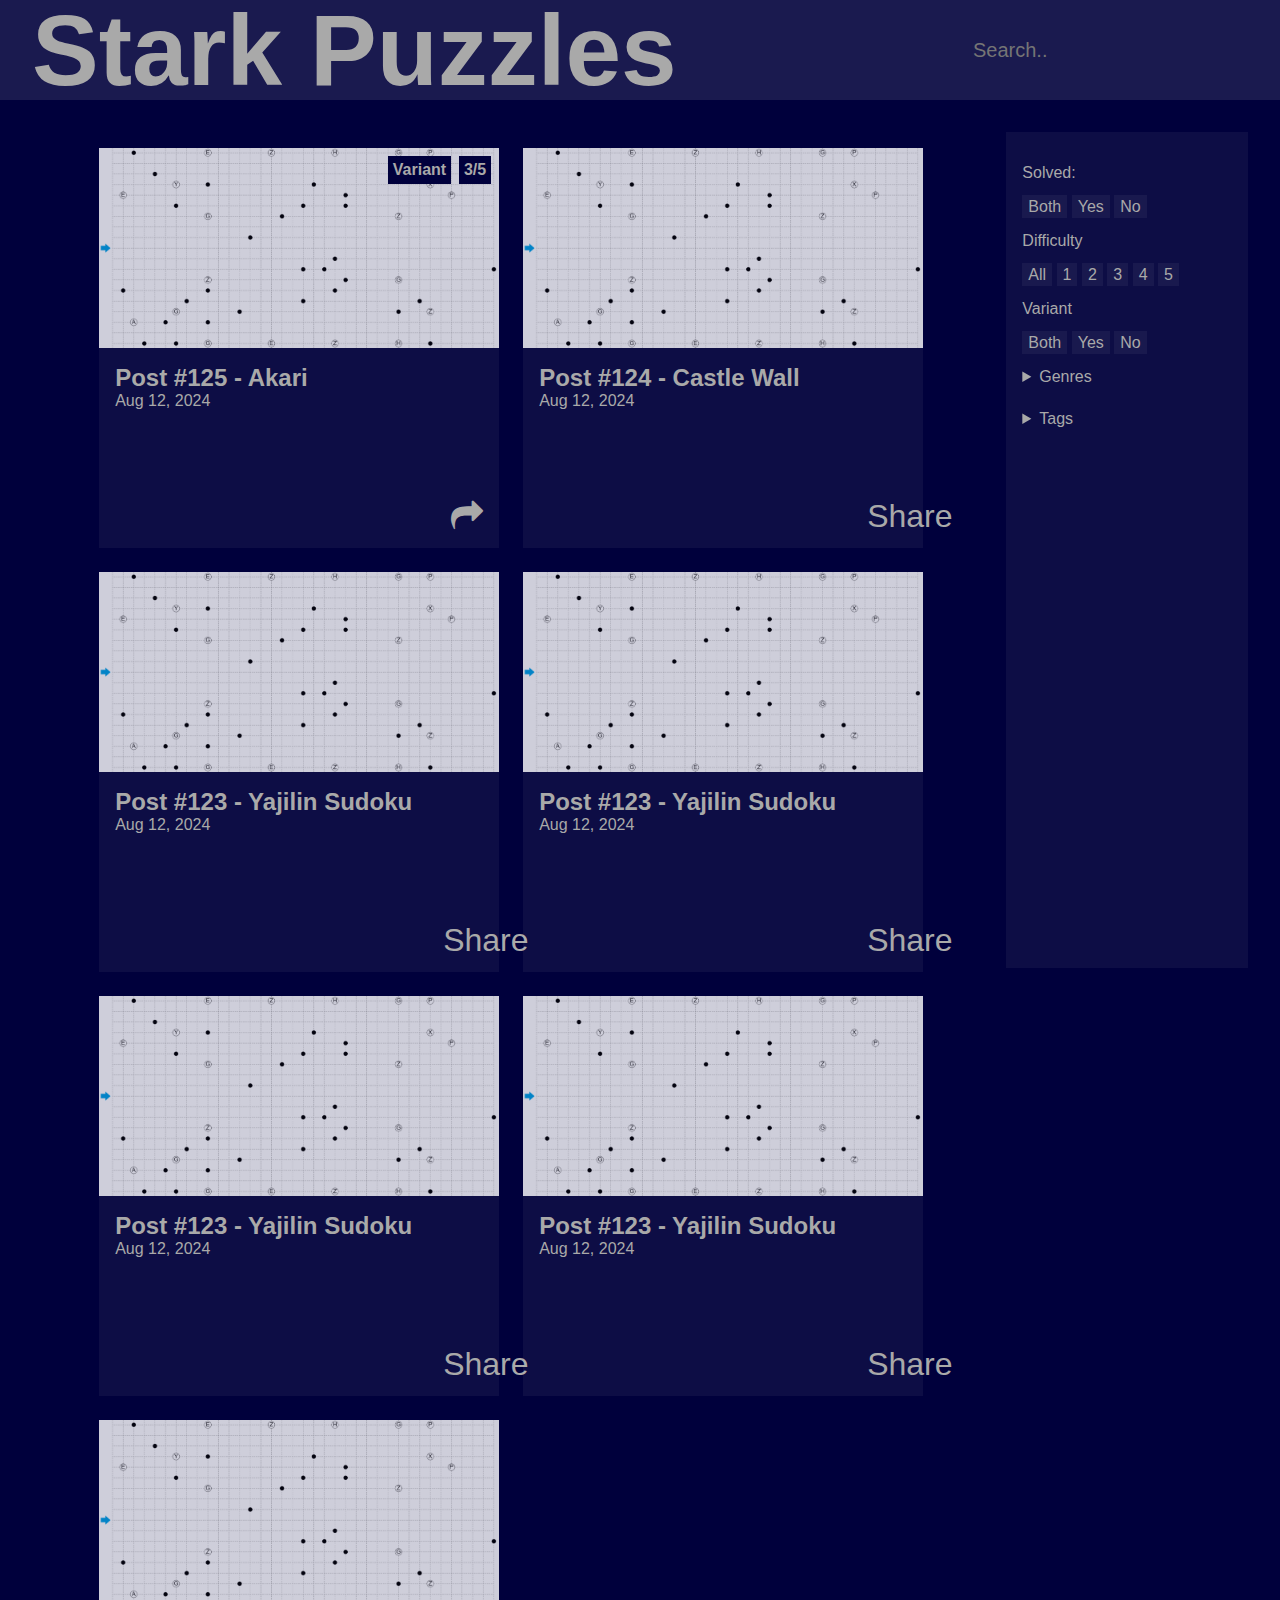
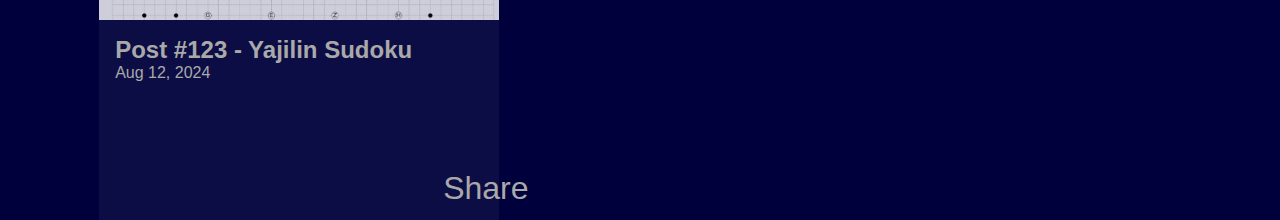
<file: index.html>
<html lang="en">
  <head>
    <meta charset="UTF-8" />
    <meta name="viewport" content="width=device-width, initial-scale=1.0" />
    <link rel="stylesheet" href="css/index.css" />
    <link
      rel="stylesheet"
      href="https://cdnjs.cloudflare.com/ajax/libs/font-awesome/4.7.0/css/font-awesome.min.css"
    />
    <link rel="icon" type="image/x-icon" href="assets/images/favicon1.ico" />
    <title>Stark Puzzles</title>
  </head>
  <body>
    <header>
      <h1>Stark Puzzles</h1>
      <input type="text" placeholder="Search.." />
    </header>
    <div class="main-container">
      <div class="db-container">
        <div class="db-subcontainer">
          <a class="thumb-link" href="posts/1/" target="_blank">
            <div class="post" id="1">
              <div class="variant-container">Variant</div>
              <div class="difficulty-container">3/5</div>
              <button id="share-button"><i class="fa fa-share"></i></button>
              <p id="copied-tip" class="hidden">Link copied!</p>
              <div class="post-top">
                <img src="assets/images/1.png" alt="" />
              </div>
              <div class="post-bottom">
                <h2>Post #125 - Akari</h2>
                <p class="date">Aug 12, 2024</p>
              </div>
            </div>
          </a>
          <div class="post" id="2">
            <div class="post-top">
              <img src="assets/images/1.png" alt="" />
            </div>
            <div class="post-bottom">
              <h2>Post #124 - Castle Wall</h2>
              <p class="date">Aug 12, 2024</p>
              <button id="share-button">Share</button>
            </div>
          </div>
          <div class="post">
            <div class="post-top">
              <img src="assets/images/1.png" alt="" />
            </div>
            <div class="post-bottom">
              <h2>Post #123 - Yajilin Sudoku</h2>
              <p class="date">Aug 12, 2024</p>
              <button id="share-button">Share</button>
            </div>
          </div>
          <div class="post">
            <div class="post-top">
              <img src="assets/images/1.png" alt="" />
            </div>
            <div class="post-bottom">
              <h2>Post #123 - Yajilin Sudoku</h2>
              <p class="date">Aug 12, 2024</p>
              <button id="share-button">Share</button>
            </div>
          </div>
          <div class="post">
            <div class="post-top">
              <img src="assets/images/1.png" alt="" />
            </div>
            <div class="post-bottom">
              <h2>Post #123 - Yajilin Sudoku</h2>
              <p class="date">Aug 12, 2024</p>
              <button id="share-button">Share</button>
            </div>
          </div>
          <div class="post">
            <div class="post-top">
              <img src="assets/images/1.png" alt="" />
            </div>
            <div class="post-bottom">
              <h2>Post #123 - Yajilin Sudoku</h2>
              <p class="date">Aug 12, 2024</p>
              <button id="share-button">Share</button>
            </div>
          </div>
          <div class="post">
            <div class="post-top">
              <img src="assets/images/1.png" alt="" />
            </div>
            <div class="post-bottom">
              <h2>Post #123 - Yajilin Sudoku</h2>
              <p class="date">Aug 12, 2024</p>
              <button id="share-button">Share</button>
            </div>
          </div>
        </div>
      </div>
      <div class="sidebar-container">
        <h2>Solved:</h2>
        <input id="solved-both" type="radio" name="solved" value="both" />
        <label for="solved-both">both</label>
        <input id="solved-yes" type="radio" name="solved" value="yes" />
        <label for="solved-yes">yes</label>
        <input id="solved-no" type="radio" name="solved" value="no" />
        <label for="solved-no">no</label>
        <h2>Difficulty</h2>
        <input id="difficulty-all" type="radio" name="difficulty" value="all" />
        <label for="difficulty-all">all</label>
        <input id="difficulty-1" type="radio" name="difficulty" value="1" />
        <label for="difficulty-1">1</label>
        <input id="difficulty-2" type="radio" name="difficulty" value="2" />
        <label for="difficulty-2">2</label>
        <input id="difficulty-3" type="radio" name="difficulty" value="3" />
        <label for="difficulty-3">3</label>
        <input id="difficulty-4" type="radio" name="difficulty" value="4" />
        <label for="difficulty-4">4</label>
        <input id="difficulty-5" type="radio" name="difficulty" value="5" />
        <label for="difficulty-5">5</label>

        <h2>Variant</h2>
        <input id="variant-both" type="radio" name="variant" value="both" />
        <label for="variant-both">both</label>
        <input id="variant-yes" type="radio" name="variant" value="yes" />
        <label for="variant-yes">yes</label>
        <input id="variant-no" type="radio" name="variant" value="no" />
        <label for="variant-no">no</label>

        <details>
          <summary>Genres</summary>
          <div class="genre-boxes">
            <input id="select-all-genres" type="checkbox" />
            <label for="select-all-genres">Select all</label>
            <input id="akari" type="checkbox" />
            <label for="akari">Akari</label>
            <input id="ayeheya" type="checkbox" />
            <label for="ayeheya">ayeheya</label>
            <input id="bobelo" type="checkbox" />
            <label for="bobelo">bobelo</label>
            <input id="castlewall" type="checkbox" />
            <label for="castlewall">castlewall</label>
            <input id="doppelblock" type="checkbox" />
            <label for="doppelblock">doppelblock</label>
            <input id="firefly" type="checkbox" />
            <label for="firefly">firefly</label>
            <input id="hinge" type="checkbox" />
            <label for="hinge">hinge</label>
            <input id="icebarn" type="checkbox" />
            <label for="icebarn">icebarn</label>
            <input id="kakuro" type="checkbox" />
            <label for="kakuro">kakuro</label>
            <input id="pentopia" type="checkbox" />
            <label for="pentopia">pentopia</label>
            <input id="ringring" type="checkbox" />
            <label for="ringring">ringring</label>
            <input id="starbattle" type="checkbox" />
            <label for="starbattle">starbattle</label>
            <input id="tren" type="checkbox" />
            <label for="tren">tren</label>
          </div>
        </details>
        <details>
          <summary>Tags</summary>
          <div class="tags-boxes">
            <input id="select-all-tags" type="checkbox" />
            <label for="select-all-tags">Select all</label>
            <input id="classic" type="checkbox" />
            <label for="classic">Classic</label>
            <input id="hybrid" type="checkbox" />
            <label for="hybrid">Hybrid</label>
            <input id="pack" type="checkbox" />
            <label for="pack">Pack</label>
            <input id="loop" type="checkbox" />
            <label for="loop">Loop</label>
            <input id="shading" type="checkbox" />
            <label for="shading">Shading</label>
          </div>
        </details>
      </div>
    </div>
    <!-- Scripts -->
    <script src="scripts/index.js"></script>
  </body>
</html>
</file>
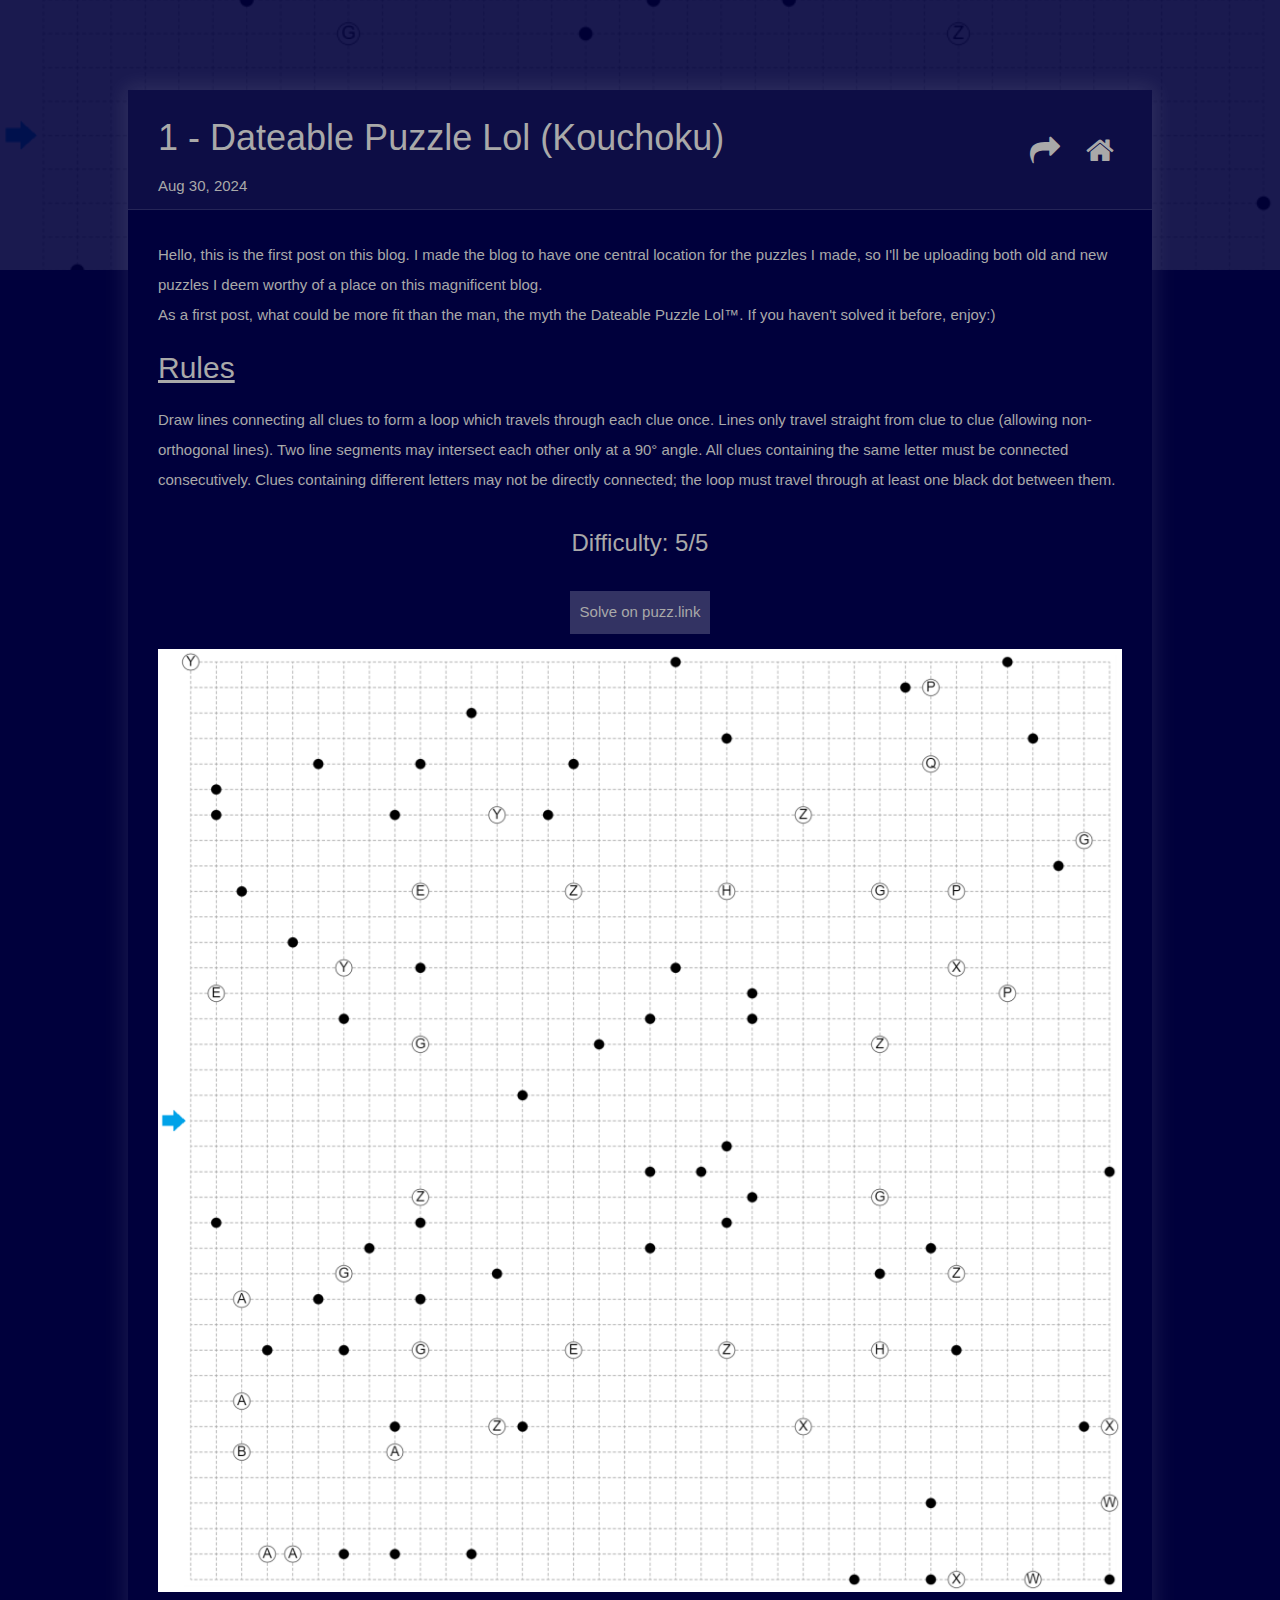
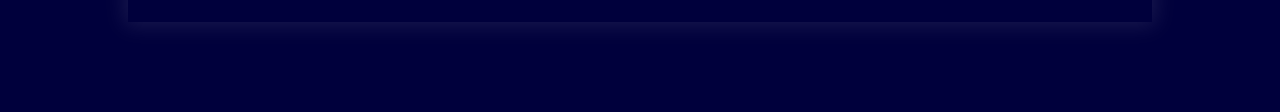
<file: posts/1 - Dateable Puzzle Lol (Kouchoku)/index.html>
<html lang="en">
  <head>
    <meta charset="UTF-8" />
    <meta name="viewport" content="width=device-width, initial-scale=1.0" />
    <link rel="stylesheet" href="../../css/post.css" />
    <link rel="stylesheet" href="https://www.w3schools.com/w3css/4/w3.css" />
    <link
      rel="stylesheet"
      href="https://cdnjs.cloudflare.com/ajax/libs/font-awesome/4.7.0/css/font-awesome.min.css"
    />
    <title>1 - Dateable Puzzle Lol (Kouchoku)</title>
  </head>
  <body>
    <div class="bg-pic">
      <img src=../../assets/images/1.png alt="" />
    </div>
    <div id="main-container" class="main-container difficulty-5 variant-no genre-kouchoku tags-loop">
      <div class="title-container">
        <div class="title-subcontainer">
          <h1 class="title">1 - Dateable Puzzle Lol (Kouchoku)</h1>
          <p class="subtitle">Aug 30, 2024</p>
        </div>
        <div class="share-container">
          <button id="share-button"><i class="fa fa-share"></i></button>
          <button id="home-button"><i class="fa fa-home"></i></button>
          <p id="copied-tip" class="hidden">Link copied!</p>
        </div>
      </div>
      <div class="post-container"><p class="intro-description">Hello, this is the first post on this blog. I made the blog to have one central location for the puzzles I made, so I'll be uploading both old and new puzzles I deem worthy of a place on this magnificent blog.</p><p class="intro-description">As a first post, what could be more fit than the man, the myth the Dateable Puzzle Lol&#x2122. If you haven't solved it before, enjoy:)</p><h2 class="rules-title">Rules</h2><p class="rules-description">Draw lines connecting all clues to form a loop which travels through each clue once. Lines only travel straight from clue to clue (allowing non-orthogonal lines). Two line segments may intersect each other only at a 90&deg angle. All clues containing the same letter must be connected consecutively. Clues containing different letters may not be directly connected; the loop must travel through at least one black dot between them.</p><h3 class="difficulty">Difficulty: 5/5</h3>
        <div class="links"><a href=https://puzz.link/p?kouchoku/24/24/a0b0c0d0e0f0g0h0i0j.k0l0m.94.gh..k9.91.92eb5.94.9f91b8blel0.91d9999999dateable97.0.2.6lol91.0.0.0.4m91puzzle9992p4.0t0u998lol7d8.998p4.0.91.p0.0o1l3.2.0.9991.3t97.5..5p92tx992u.0.0.1n0o0p0q.r.s0t0u0v.w0x0y0z target="_blank">Solve on puzz.link</a></div>
        <img src=../../assets/images/1.png alt="" />
      </div>
    </div>
    <script src="../../scripts/post.js"></script>
  </body>
</html>
</file>
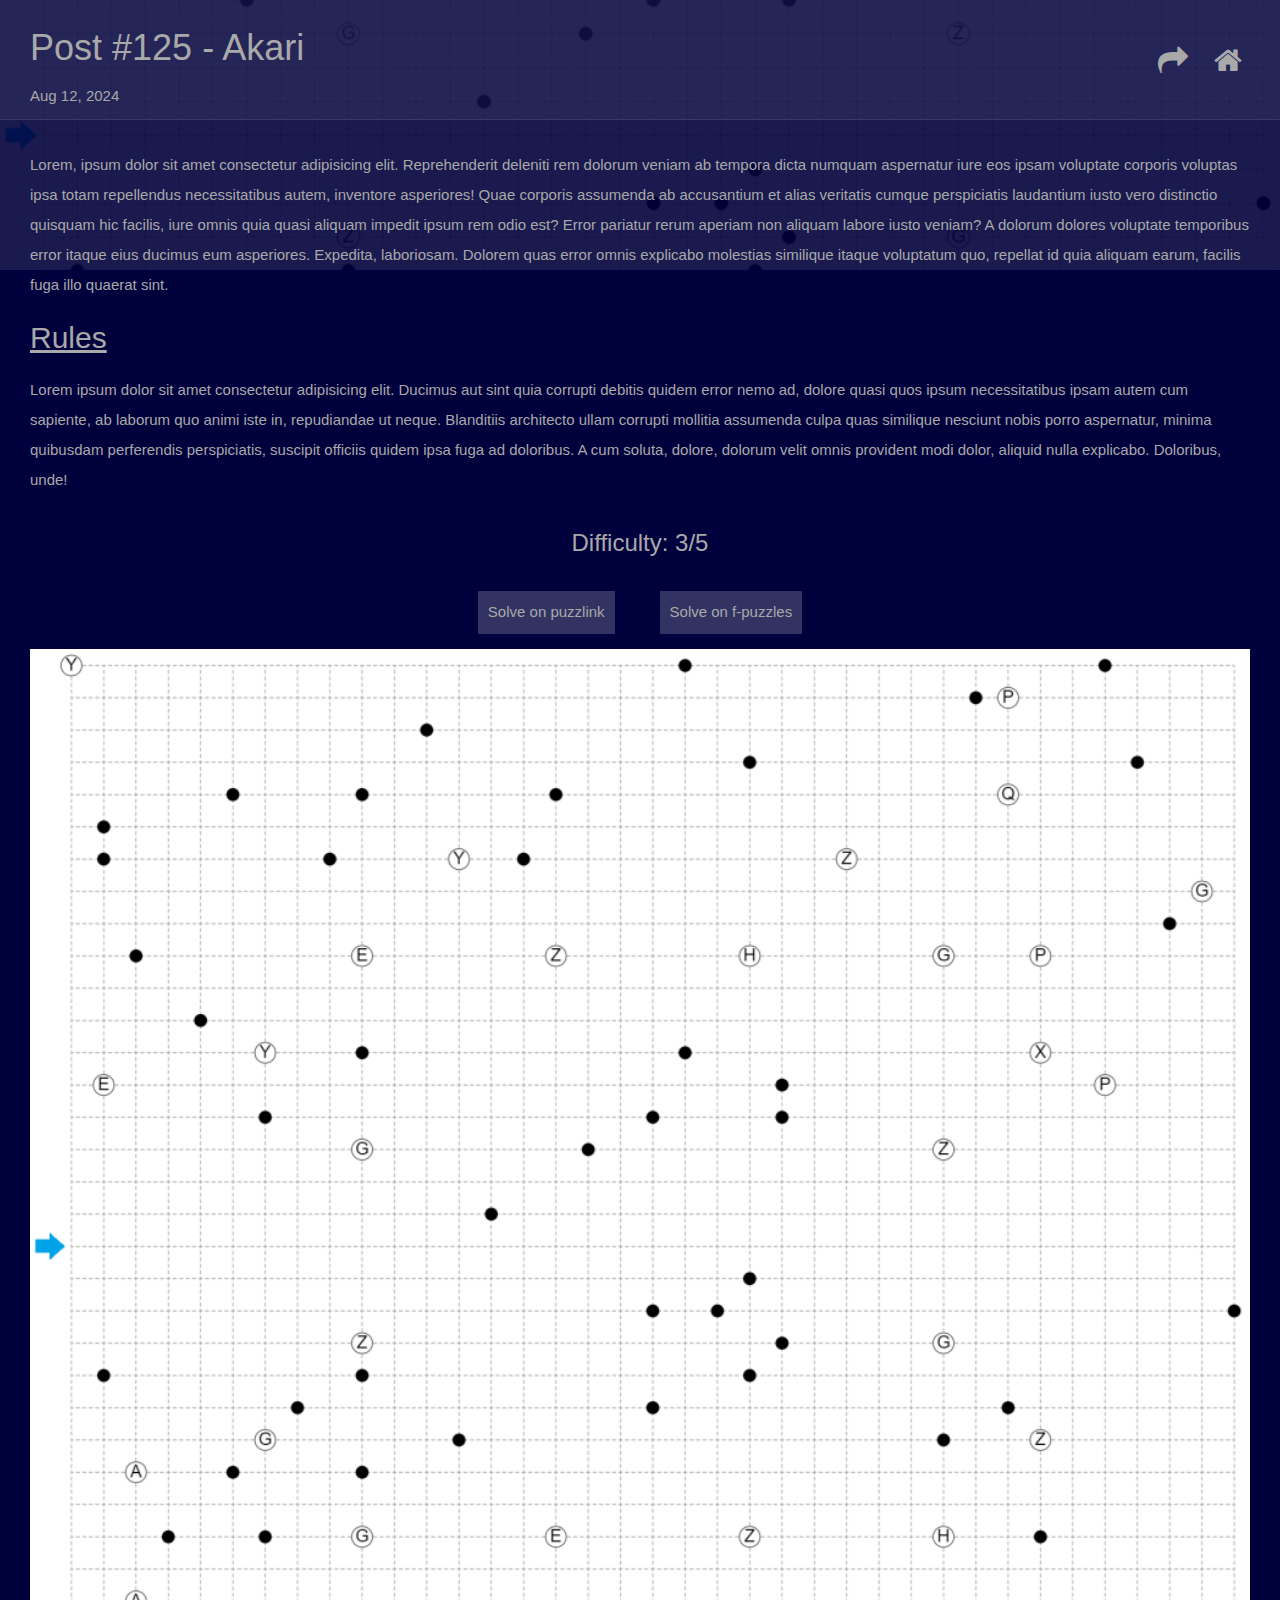
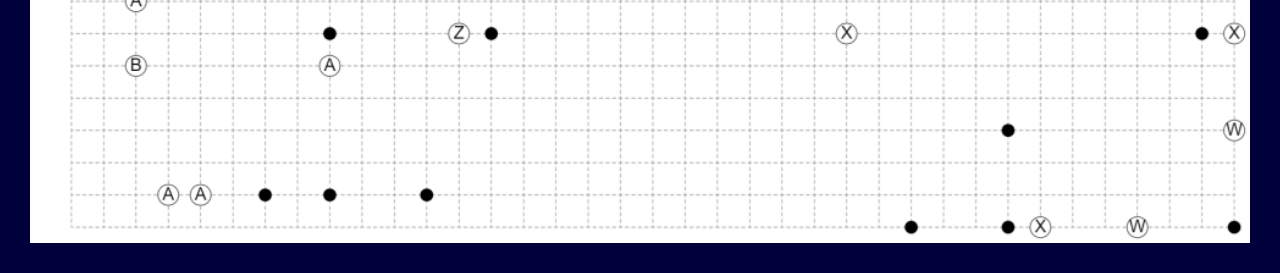
<file: posts/1/index.html>
<html lang="en">
  <head>
    <meta charset="UTF-8" />
    <meta name="viewport" content="width=device-width, initial-scale=1.0" />
    <link rel="stylesheet" href="../../css/post.css" />
    <link rel="stylesheet" href="https://www.w3schools.com/w3css/4/w3.css" />
    <link
      rel="stylesheet"
      href="https://cdnjs.cloudflare.com/ajax/libs/font-awesome/4.7.0/css/font-awesome.min.css"
    />
    <title>Post 1</title>
  </head>
  <body>
    <div class="bg-pic">
      <img src="../../assets/images/1.png" alt="" />
    </div>
    <div class="main-container">
      <div class="title-container">
        <div class="title-subcontainer">
          <h1 class="title">Post #125 - Akari</h1>
          <p class="subtitle">Aug 12, 2024</p>
        </div>
        <div class="share-container">
          <button id="share-button"><i class="fa fa-share"></i></button>
          <button id="home-button"><i class="fa fa-home"></i></button>
          <p id="copied-tip" class="hidden">Link copied!</p>
        </div>
      </div>
      <div class="post-container">
        <p class="intro">
          Lorem, ipsum dolor sit amet consectetur adipisicing elit.
          Reprehenderit deleniti rem dolorum veniam ab tempora dicta numquam
          aspernatur iure eos ipsam voluptate corporis voluptas ipsa totam
          repellendus necessitatibus autem, inventore asperiores! Quae corporis
          assumenda ab accusantium et alias veritatis cumque perspiciatis
          laudantium iusto vero distinctio quisquam hic facilis, iure omnis quia
          quasi aliquam impedit ipsum rem odio est? Error pariatur rerum aperiam
          non aliquam labore iusto veniam? A dolorum dolores voluptate
          temporibus error itaque eius ducimus eum asperiores. Expedita,
          laboriosam. Dolorem quas error omnis explicabo molestias similique
          itaque voluptatum quo, repellat id quia aliquam earum, facilis fuga
          illo quaerat sint.
        </p>
        <h2 class="rules-title">Rules</h2>
        <p class="rules-description">
          Lorem ipsum dolor sit amet consectetur adipisicing elit. Ducimus aut
          sint quia corrupti debitis quidem error nemo ad, dolore quasi quos
          ipsum necessitatibus ipsam autem cum sapiente, ab laborum quo animi
          iste in, repudiandae ut neque. Blanditiis architecto ullam corrupti
          mollitia assumenda culpa quas similique nesciunt nobis porro
          aspernatur, minima quibusdam perferendis perspiciatis, suscipit
          officiis quidem ipsa fuga ad doloribus. A cum soluta, dolore, dolorum
          velit omnis provident modi dolor, aliquid nulla explicabo. Doloribus,
          unde!
        </p>
        <h3 class="difficulty">Difficulty: 3/5</h3>
        <div class="links">
          <a href="https://puzz.link" target="_blank">Solve on puzzlink</a>
          <a href="https://f-puzzles.com" target="_blank">Solve on f-puzzles</a>
        </div>
        <img src="../../assets/images/1.png" alt="" />
      </div>
    </div>
    <script src="../../scripts/post.js"></script>
  </body>
</html>
</file>
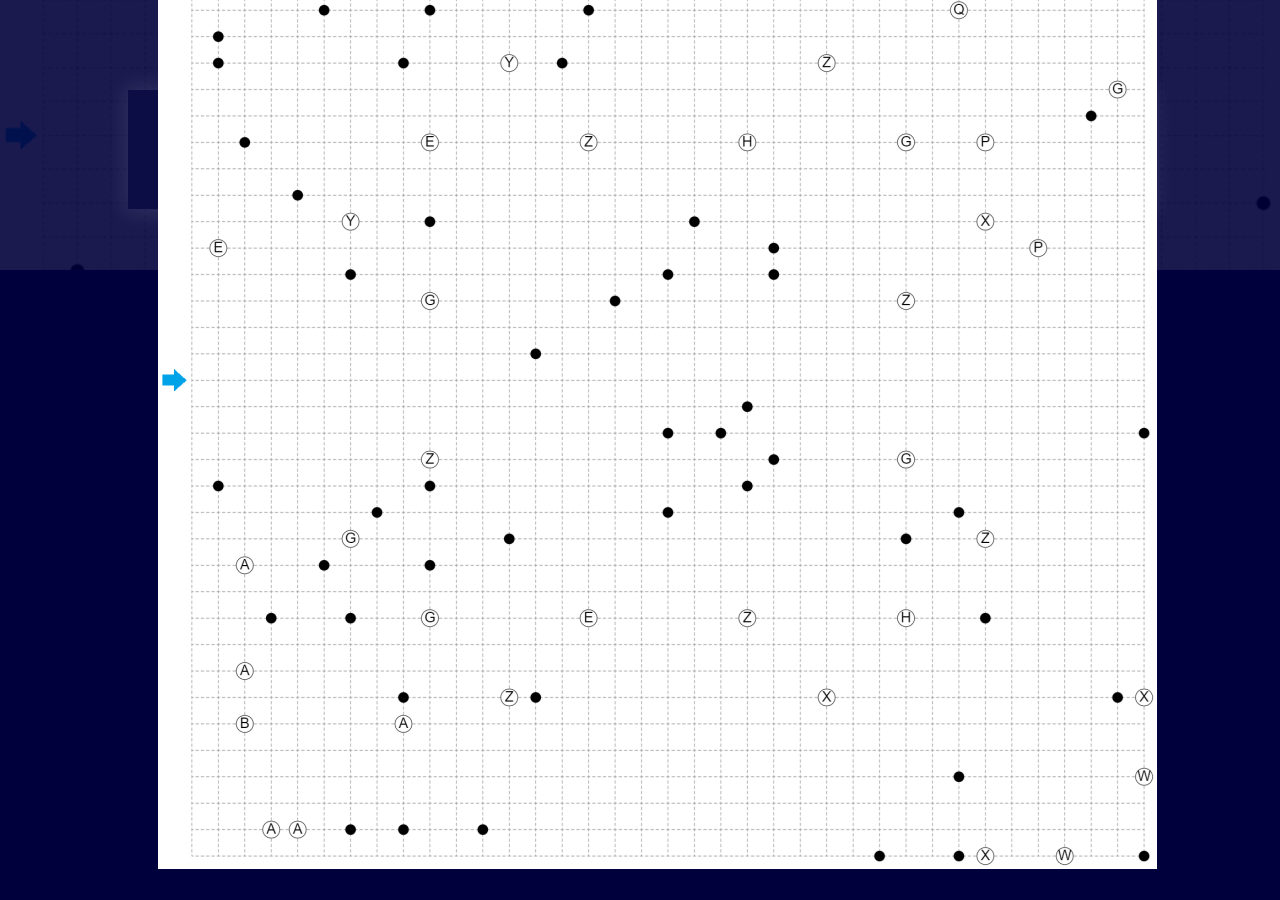
<file: bob.html>
<html lang="en">
  <head>
    <meta charset="UTF-8" />
    <meta name="viewport" content="width=device-width, initial-scale=1.0" />
    <link rel="stylesheet" href="../../css/post.css" />
    <link rel="stylesheet" href="https://www.w3schools.com/w3css/4/w3.css" />
    <link
      rel="stylesheet"
      href="https://cdnjs.cloudflare.com/ajax/libs/font-awesome/4.7.0/css/font-awesome.min.css"
    />
    <title>1 - Dateable Puzzle Lol (Kouchoku)</title>
  </head>
  <body>
    <div class="bg-pic">
      <img src=../../assets/images/1.png alt="" />
    </div>
    <div id="main-container" class="main-container<bound method Generator.create_post_classes of <__main__.Generator object at 0x000001EBF45458B0>>">
      <div class="title-container">
        <div class="title-subcontainer">
          <h1 class="title">1 - Dateable Puzzle Lol (Kouchoku)</h1>
          <p class="subtitle">Aug 17, 2024<p class="intro-description">Hello, this is the first post on this blog. I made the blog to have one central location for the puzzles I made, so I'll be uploading both old and new puzzles I deem worthy of a place on this magnificent blog.</p><p class="intro-description">As a first post, what could be more fit than the man, the myth the Dateable Puzzle Lol&#x2122. If you haven't solved it before, enjoy:)</p><h2 class="rules-title">Rules</h2><p class="rules-description">Draw lines connecting all clues to form a loop which travels through each clue once. Lines only travel straight from clue to clue (allowing non-orthogonal lines). Two line segments may intersect each other only at a 90° angle. All clues containing the same letter must be connected consecutively. Clues containing different letters may not be directly connected; the loop must travel through at least one black dot between them.</p><h3 class="difficulty">Difficulty: 53/5</h3>
        <div class="links"><a href=https://puzz.link/p?kouchoku/24/24/a0b0c0d0e0f0g0h0i0j.k0l0m.94.gh..k9.91.92eb5.94.9f91b8blel0.91d9999999dateable97.0.2.6lol91.0.0.0.4m91puzzle9992p4.0t0u998lol7d8.998p4.0.91.p0.0o1l3.2.0.9991.3t97.5..5p92tx992u.0.0.1n0o0p0q.r.s0t0u0v.w0x0y0z target="_blank">Solve on puzz.link</a></div>
        <img src=../../assets/images/1.png alt="" />
      </div>
    </div>
    <script src="../../scripts/post.js"></script>
  </body>
</html>
</file>
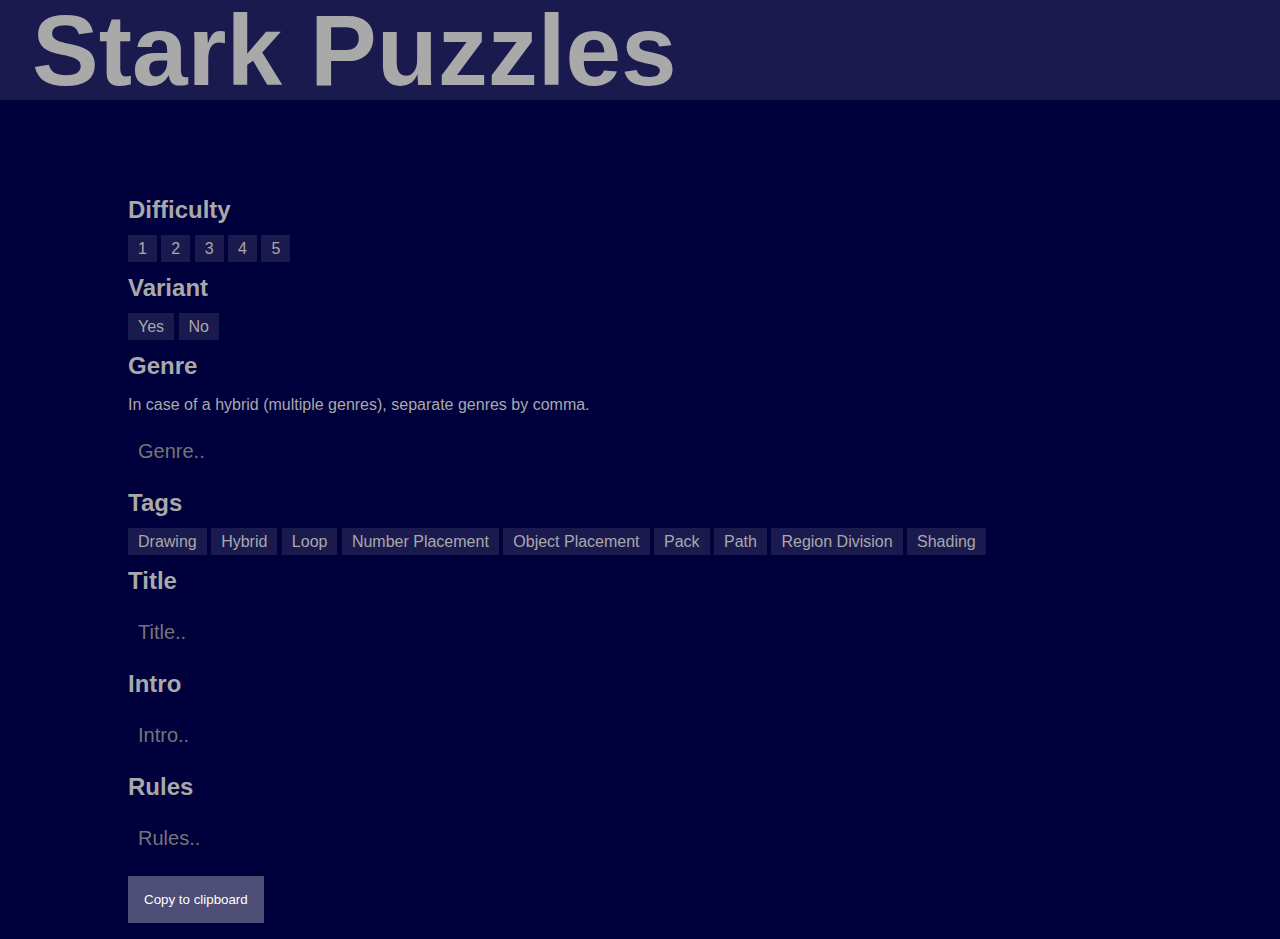
<file: create-post.html>
<html lang="en">
  <head>
    <meta charset="UTF-8" />
    <meta name="viewport" content="width=device-width, initial-scale=1.0" />
    <link rel="stylesheet" href="css/upload-post.css" />
    <link
      rel="stylesheet"
      href="https://cdnjs.cloudflare.com/ajax/libs/font-awesome/4.7.0/css/font-awesome.min.css"
    />
    <link rel="icon" type="image/x-icon" href="assets/images/favicon1.ico" />
    <title>Stark Puzzles</title>
  </head>
  <body>
    <header>
      <h1>Stark Puzzles</h1>
    </header>
    <div class="main-container">
      <div class="main-subcontainer">
        <div class="difficulty">
          <h2>Difficulty</h2>
          <input id="difficulty-1" type="radio" name="difficulty" value="1" />
          <label for="difficulty-1">1</label>
          <input id="difficulty-2" type="radio" name="difficulty" value="2" />
          <label for="difficulty-2">2</label>
          <input id="difficulty-3" type="radio" name="difficulty" value="3" />
          <label for="difficulty-3">3</label>
          <input id="difficulty-4" type="radio" name="difficulty" value="4" />
          <label for="difficulty-4">4</label>
          <input id="difficulty-5" type="radio" name="difficulty" value="5" />
          <label for="difficulty-5">5</label>
        </div>
        <div class="variant">
          <h2>Variant</h2>

          <input id="variant-yes" type="radio" name="variant" value="yes" />
          <label for="variant-yes">yes</label>
          <input id="variant-no" type="radio" name="variant" value="no" />
          <label for="variant-no">no</label>
        </div>
        <div class="genre">
          <h2>Genre</h2>
          <p>
            In case of a hybrid (multiple genres), separate genres by comma.
          </p>
          <input id="genre" type="text" placeholder="Genre.." />
        </div>
        <div class="tags">
          <h2>Tags</h2>
          <input id="drawing" type="checkbox" />
          <label for="drawing">Drawing</label>
          <input id="hybrid" type="checkbox" />
          <label for="hybrid">Hybrid</label>
          <input id="loop" type="checkbox" />
          <label for="loop">Loop</label>
          <input id="number-placement" type="checkbox" />
          <label for="number-placement">Number placement</label>
          <input id="object-placement" type="checkbox" />
          <label for="object-placement">Object placement</label>
          <input id="pack" type="checkbox" />
          <label for="pack">Pack</label>
          <input id="path" type="checkbox" />
          <label for="path">Path</label>
          <input id="region-division" type="checkbox" />
          <label for="region-division">Region division</label>
          <input id="shading" type="checkbox" />
          <label for="shading">Shading</label>
        </div>
        <div class="title">
          <h2>Title</h2>
          <input id="title" type="text" placeholder="Title.." />
        </div>
        <div class="intro">
          <h2>Intro</h2>
          <input id="intro" type="text" placeholder="Intro.." />
        </div>
        <div class="rules">
          <h2>Rules</h2>
          <input id="rules" type="text" placeholder="Rules.." />
        </div>

        <button id="copy">Copy to clipboard</button>
      </div>
    </div>
    <!-- Scripts -->
    <script src="scripts/create-post.js"></script>
  </body>
</html>
</file>
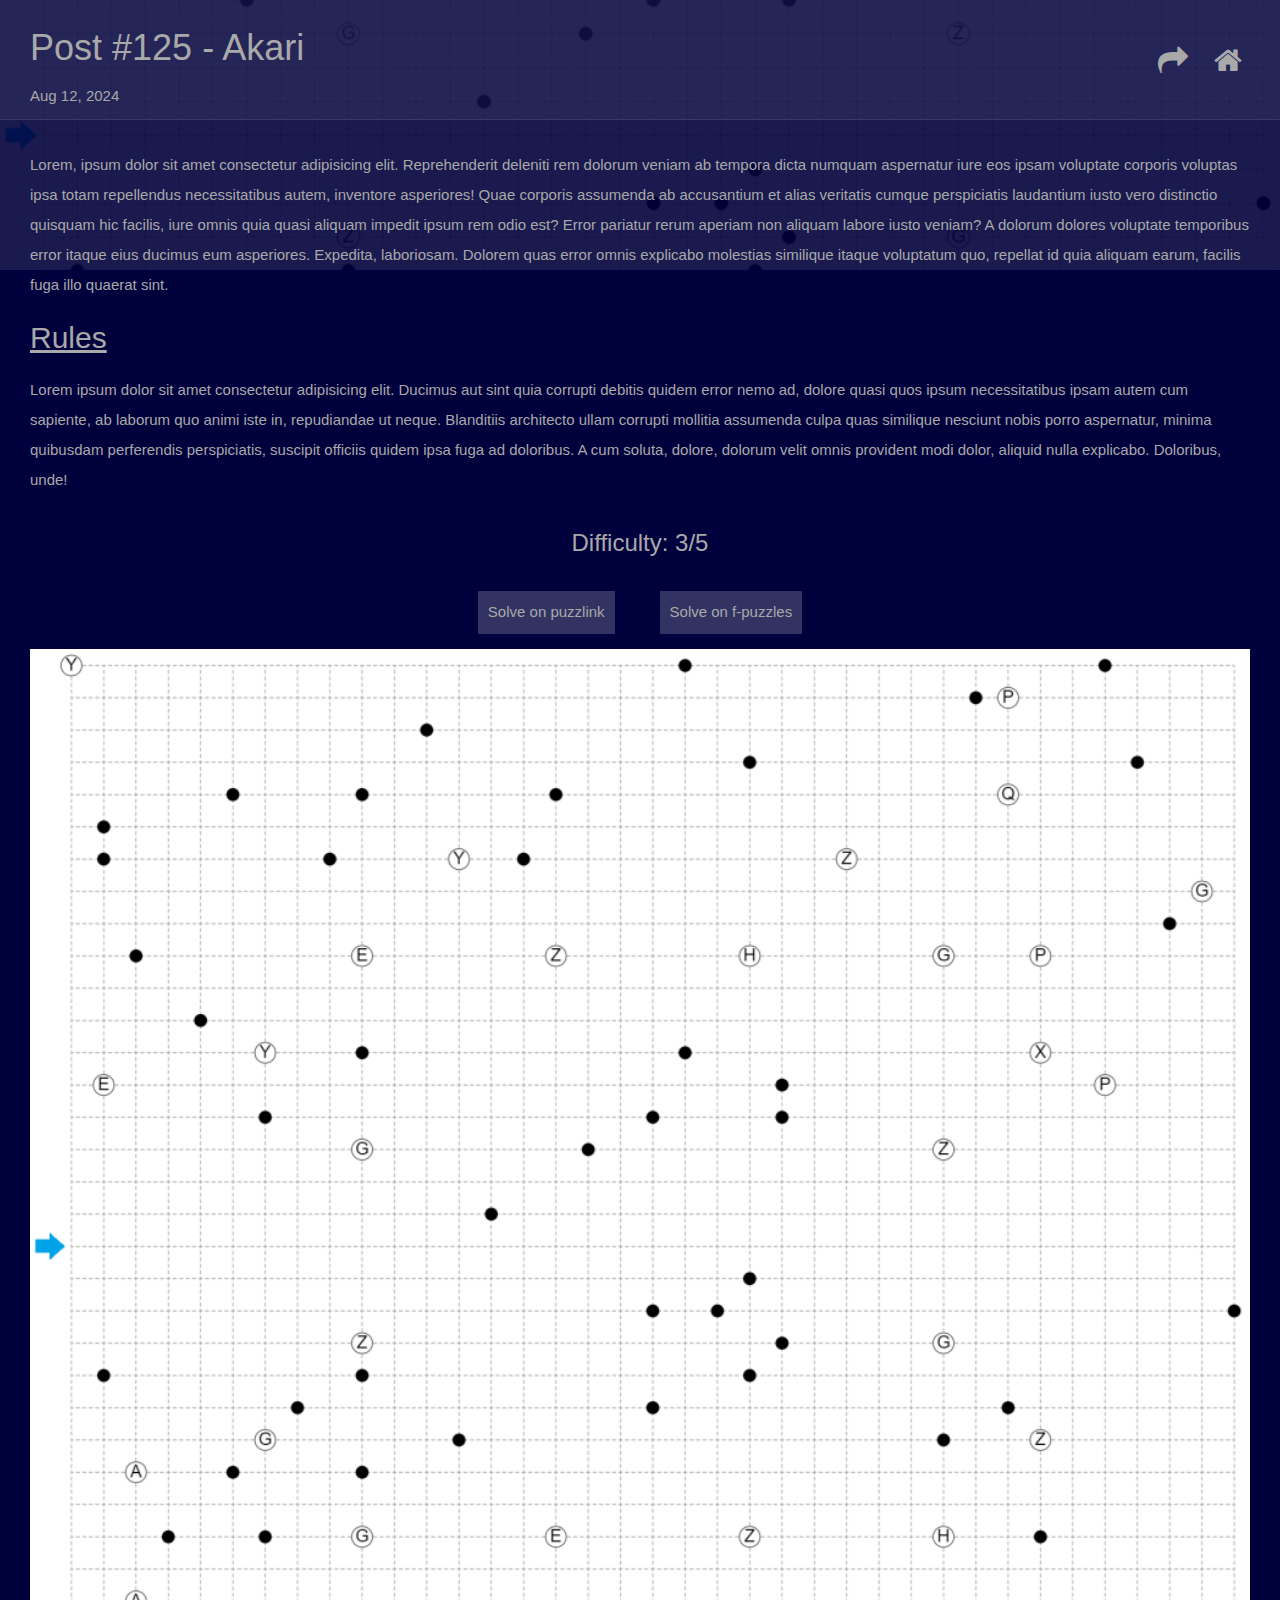
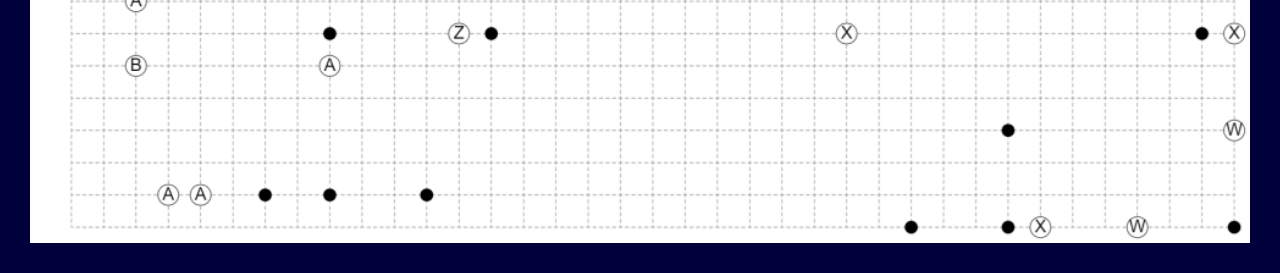
<file: posts/1.html>
<html lang="en">
  <head>
    <meta charset="UTF-8" />
    <meta name="viewport" content="width=device-width, initial-scale=1.0" />
    <link rel="stylesheet" href="../css/post.css" />
    <link rel="stylesheet" href="https://www.w3schools.com/w3css/4/w3.css" />
    <link
      rel="stylesheet"
      href="https://cdnjs.cloudflare.com/ajax/libs/font-awesome/4.7.0/css/font-awesome.min.css"
    />
    <title>Post 1</title>
  </head>
  <body>
    <div class="bg-pic">
      <img src="../assets/images/1.png" alt="" />
    </div>
    <div class="main-container">
      <div class="title-container">
        <div class="title-subcontainer">
          <h1 class="title">Post #125 - Akari</h1>
          <p class="subtitle">Aug 12, 2024</p>
        </div>
        <div class="share-container">
          <button id="share-button"><i class="fa fa-share"></i></button>
          <button id="home-button"><i class="fa fa-home"></i></button>
          <p id="copied-tip" class="hidden">Link copied!</p>
        </div>
      </div>
      <div class="post-container">
        <p class="intro">
          Lorem, ipsum dolor sit amet consectetur adipisicing elit.
          Reprehenderit deleniti rem dolorum veniam ab tempora dicta numquam
          aspernatur iure eos ipsam voluptate corporis voluptas ipsa totam
          repellendus necessitatibus autem, inventore asperiores! Quae corporis
          assumenda ab accusantium et alias veritatis cumque perspiciatis
          laudantium iusto vero distinctio quisquam hic facilis, iure omnis quia
          quasi aliquam impedit ipsum rem odio est? Error pariatur rerum aperiam
          non aliquam labore iusto veniam? A dolorum dolores voluptate
          temporibus error itaque eius ducimus eum asperiores. Expedita,
          laboriosam. Dolorem quas error omnis explicabo molestias similique
          itaque voluptatum quo, repellat id quia aliquam earum, facilis fuga
          illo quaerat sint.
        </p>
        <h2 class="rules-title">Rules</h2>
        <p class="rules-description">
          Lorem ipsum dolor sit amet consectetur adipisicing elit. Ducimus aut
          sint quia corrupti debitis quidem error nemo ad, dolore quasi quos
          ipsum necessitatibus ipsam autem cum sapiente, ab laborum quo animi
          iste in, repudiandae ut neque. Blanditiis architecto ullam corrupti
          mollitia assumenda culpa quas similique nesciunt nobis porro
          aspernatur, minima quibusdam perferendis perspiciatis, suscipit
          officiis quidem ipsa fuga ad doloribus. A cum soluta, dolore, dolorum
          velit omnis provident modi dolor, aliquid nulla explicabo. Doloribus,
          unde!
        </p>
        <h3 class="difficulty">Difficulty: 3/5</h3>
        <div class="links">
          <a href="https://puzz.link" target="_blank">Solve on puzzlink</a>
          <a href="https://f-puzzles.com" target="_blank">Solve on f-puzzles</a>
        </div>
        <img src="../assets/images/1.png" alt="" />
      </div>
    </div>
    <script src="../js/post.js"></script>
  </body>
</html>
</file>
<file: css/index.css>
/* =========== General =========== */

*,
*::before,
*::after {
  box-sizing: border-box !important;
}

* {
  padding: 0;
  margin: 0;
}

body {
  color: darkgrey;
  background: rgb(0, 0, 60);
  font-family: sans-serif !important;
}

.hidden {
  display: none;
}

/* =========== Header =========== */

header {
  background: rgba(255, 255, 255, 0.1) !important;
  height: 100px !important;
  display: flex !important;
  justify-content: space-between !important;
  align-items: center !important;
  padding: 0 2rem !important;
}

header > h1 {
  font-size: 100px;
  font-weight: bold;
}

input[type="text"] {
  padding: 10px !important;
  font-size: 20px;
  border: none;
  background: transparent;
  color: darkgray;
}

input[type="text"]:hover {
  background: rgba(255, 255, 255, 0.1);
}

input[type="text"]:focus {
  outline: none;
  background: rgba(255, 255, 255, 0.1);
  color: darkgray;
}

/* =========== Puzzle Container =========== */
.main-container {
  background: transparent;
  height: 100%;
  padding: 2rem;
  display: flex;
  gap: 1rem;
}

/* =========== DB Container =========== */
.db-container {
  width: 100%;
  padding: 1rem;
  /* background: green; */
}

.db-subcontainer {
  /* background: red; */
  display: grid;
  gap: 1.5rem;
  grid-template-columns: repeat(auto-fill, 400px);
  justify-content: center;
}

/* =========== Puzzle Container =========== */
.post {
  background: rgba(255, 255, 255, 0.05);
  height: 400px;
  position: relative;
}

.difficulty-container,
.variant-container {
  z-index: 3;
  position: absolute;
  background: rgb(0, 0, 60);
  padding: 5px;
  font-weight: bold;
}

.difficulty-container {
  right: 0.5rem;
  top: 0.5rem;
}

.variant-container {
  right: 3rem;
  top: 0.5rem;
}

.post-top {
  height: 50%;
}
.post-top > img {
  height: 100%;
  width: 100%;
  object-fit: cover;
  opacity: 0.8;
}
.post-bottom {
  padding: 1rem;
  height: 50%;
}

.thumb-link {
  text-decoration: none;
  color: inherit;
}

.post:hover {
  background: rgba(255, 255, 255, 0.1);
  box-shadow: 0px 0px 20px 5px rgb(74, 74, 74);
  cursor: pointer;
}

.post:hover > .post-top > img {
  opacity: 1;
}

#share-button {
  position: absolute;
  background: transparent;
  border: none;
  width: 3rem;
  height: 3rem;
  margin-left: 10px;
  font-size: 2rem;
  color: inherit;
  right: 0.5rem;
  bottom: 0.5rem;
}

#share-button:hover {
  color: white;
  cursor: pointer;
}

#copied-tip {
  position: absolute;
  background: lightgreen;
  padding: 1rem;
  right: 0.5rem;
  bottom: 0.5rem;
}

/* =========== Sidebar Container =========== */
.sidebar-container {
  background: rgba(255, 255, 255, 0.05);
  width: 300px;
  padding: 1rem;
}

.sidebar-container > details {
  justify-content: center;
}

.sidebar-container > h2,
.sidebar-container > details > summary {
  font-size: 1rem;
  font-weight: normal;
}
.sidebar-container > details > summary {
  margin-bottom: 0.5rem;
}

.sidebar-container > h2,
.sidebar-container > details {
  margin: 1rem 0;
}

.post-link {
  text-decoration: none;
  color: inherit;
}

/* =========== Sidebar Buttons =========== */
.genre-boxes,
.tags-boxes {
  display: flex;
  flex-wrap: wrap;
  gap: 0.5rem;
}

.sidebar-container > input[type="radio"],
.sidebar-container > details > .genre-boxes > input[type="checkbox"],
.sidebar-container > details > .tags-boxes > input[type="checkbox"] {
  display: none;
}

.sidebar-container > label,
.sidebar-container > details > .genre-boxes > label,
.sidebar-container > details > .tags-boxes > label {
  background: rgba(255, 255, 255, 0.05);
  padding: 3px 6px;
  cursor: pointer;
  user-select: none;
  text-transform: capitalize;
}

.sidebar-container
  > details
  > .genre-boxes
  > input[type="checkbox"]:checked
  + label,
.sidebar-container > input[type="radio"]:checked + label,
.sidebar-container
  > details
  > .tags-boxes
  > input[type="checkbox"]:checked
  + label {
  background: rgba(255, 255, 255, 0.2);
}
</file>
<file: css/post.css>
/* =========== General =========== */

*,
*::before,
*::after {
  box-sizing: border-box !important;
}

* {
  padding: 0;
  margin: 0;
}

body {
  color: darkgrey;
  background: rgb(0, 0, 60);
  font-family: sans-serif !important;
}

.hidden {
  display: none;
}

/* =========== General =========== */

.bg-pic {
  position: absolute;
  top: 0;
  left: 0;
  width: 100%;
  height: 30%;
  z-index: -1;
}

.bg-pic > img {
  width: 100%;
  height: 100%;
  object-fit: cover;
  opacity: 0.1;
}

/* =========== Main container =========== */
#main-container {
  margin: 10vh auto;
  width: min(80%, 1260px);
  /* min-height: 80%; */
  background: rgb(0, 0, 60);
  box-shadow: 0px 0px 20px 3px rgba(255, 255, 255, 0.1);
  /* margin-bottom: 10vh; */
}

/* =========== Title container =========== */
.title-container {
  height: 8rem;
  background: rgba(255, 255, 255, 0.05);
  display: flex;
  justify-content: space-between;
  align-items: center;
  padding: 0 2rem;
  border-bottom: solid 1px rgba(255, 255, 255, 0.1);
}

.share-container {
  position: relative;
  height: 100%;
  display: flex;
  justify-content: center;
  align-items: center;
}

.share-container > button {
  background: transparent;
  border: none;
  width: 3rem;
  height: 3rem;
  margin-left: 10px;
  font-size: 2rem;
  color: inherit;
}

.share-container > button:hover {
  color: white;
  cursor: pointer;
}
#copied-tip {
  position: absolute;
  background: lightgreen;
  padding: 1rem;
  left: -125px;
}

/* =========== Post container =========== */
.post-container {
  padding: 2rem;
}

.post-container > img {
  width: 100%;
  object-fit: contain;
}

/* =========== Post text =========== */
.post-container > p {
  line-height: 200%;
}

.rules-title {
  margin: 1rem 0;
  text-decoration: underline;
}

.difficulty {
  margin: 2rem 0;
  text-align: center;
}

.links {
  display: flex;
  justify-content: center;
  gap: 3rem;
  margin-bottom: 1rem;
}

.links > a {
  color: inherit;
  text-decoration: none;
  background: rgba(255, 255, 255, 0.2);
  padding: 10px;
}

.links > a:hover {
  background: rgba(255, 255, 255, 0.3);
  padding: 10px;
  color: white;
}
</file>
<file: css/upload-post.css>
/* =========== General =========== */

*,
*::before,
*::after {
  box-sizing: border-box !important;
}

* {
  padding: 0;
  margin: 0;
}

body {
  color: darkgrey;
  background: rgb(0, 0, 60);
  font-family: sans-serif !important;
}

.hidden {
  display: none;
}

/* =========== Header =========== */

header {
  background: rgba(255, 255, 255, 0.1) !important;
  height: 100px !important;
  display: flex !important;
  justify-content: space-between !important;
  align-items: center !important;
  padding: 0 2rem !important;
}

header > h1 {
  font-size: 100px;
  font-weight: bold;
}

input[type="text"] {
  padding: 10px !important;
  font-size: 20px;
  border: none;
  background: transparent;
  color: darkgray;
}

input[type="text"]:hover {
  background: rgba(255, 255, 255, 0.1);
}

input[type="text"]:focus {
  outline: none;
  background: rgba(255, 255, 255, 0.1);
  color: darkgray;
}

/* #copied-tip {
  position: absolute;
  background: lightgreen;
  padding: 1rem;
  right: 0.5rem;
  bottom: 0.5rem;
} */

/* =========== Main container =========== */
.main-subcontainer {
  width: min(80%, 1280px);
  /* background: red; */
  height: 70%;
  margin: auto;
  padding-top: 5rem;
}

h2 {
  margin: 1rem 0 !important;
}
/* =========== Sidebar Buttons =========== */
.genre-boxes,
.tags-boxes {
  display: flex;
  flex-wrap: wrap;
  gap: 0.5rem;
}

.difficulty > input[type="radio"],
.variant > input[type="radio"],
.tags > input[type="checkbox"] {
  display: none;
}

.difficulty > label,
.variant > label,
.tags > label {
  background: rgba(255, 255, 255, 0.1);
  padding: 5px 10px;
  cursor: pointer;
  user-select: none;
  text-transform: capitalize;
}

.difficulty > input[type="radio"]:checked + label,
.variant > input[type="radio"]:checked + label,
.tags > input[type="checkbox"]:checked + label {
  background: rgba(255, 255, 255, 0.3);
}

#copy {
  border: none;
  background: rgba(255, 255, 255, 0.3);
  color: white;
  padding: 1rem;
  margin: 1rem 0;
}

#copy:hover {
  background: rgba(255, 255, 255, 0.4);
  cursor: pointer;
}

p {
  margin: 1rem 0;
}

#img {
  margin: 1rem 0;
  border: none;
}
</file>
